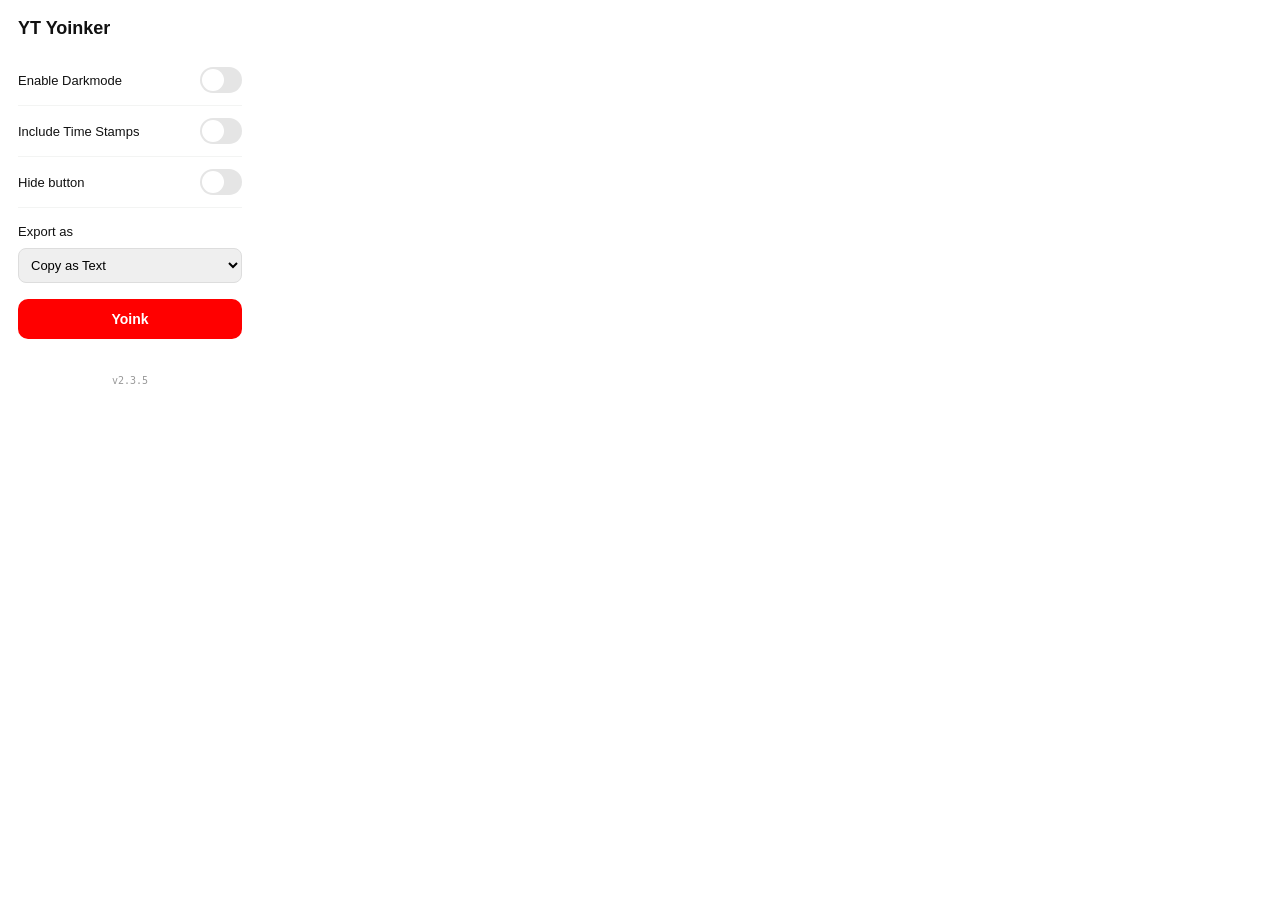
<file: popup.html>
<!DOCTYPE html>
<html>
<head>
<style>
* { box-sizing: border-box; margin: 0; padding: 0; }
body { width: 260px; padding: 18px; font-family: -apple-system, BlinkMacSystemFont, sans-serif; background: #fff; color: #111; }
body.dark { background: #121212; color: #eee; }
h3 { font-size: 18px; margin-bottom: 16px; }
.input-field { display: flex; flex-direction: row; justify-content: space-between; align-items: center; padding: 12px 0; border-bottom: 1px solid #d8d9d74d; }
.input-field label { font-size: 13px; font-weight: 500; }
.switch { position: relative; width: 42px; height: 26px; }
.switch input { opacity: 0; width: 0; height: 0; }
.slider { position: absolute; cursor: pointer; top: 0; left: 0; right: 0; bottom: 0; background-color: #e5e5e5; transition:.3s; border-radius: 26px; }
.slider:before { position: absolute; content: ""; height: 22px; width: 22px; left: 2px; bottom: 2px; background-color: white; transition:.3s; border-radius: 50%; }
input:checked +.slider { background-color: #ff0000; }
input:checked +.slider:before { transform: translateX(16px); }
select { width: 100%; padding: 8px; border-radius: 8px; border: 1px solid #ddd; margin-top: 8px; font-size: 13px; }
body.dark select { background: #222; color: #eee; border-color: #333; }
button#yoink { background: #ff0000; color: white; border: 0; padding: 12px; border-radius: 10px; cursor: pointer; width: 100%; font-weight: 600; margin-top: 16px; font-size: 14px; }
button#yoink:hover { background: #d90000; }
body.dark button#yoink { background: #fff; color: #000; }
#status{text-align:center;font-size:11px;margin-top:10px;min-height:14px;color:#666;}
code { display: block; text-align: center; margin-top: 12px; font-size: 10px; color: #999; }
</style>
</head>
<body>
  <h3>YT Yoinker</h3>
  
  <div class="input-field">
    <label for="darkMode">Enable Darkmode</label>
    <label class="switch"><input type="checkbox" id="darkMode"><span class="slider"></span></label>
  </div>

  <div class="input-field">
    <label for="timestamps">Include Time Stamps</label>
    <label class="switch"><input type="checkbox" id="timestamps"><span class="slider"></span></label>
  </div>
  <div class="input-field">
    <label for="hideButton">Hide button</label>
    <label class="switch"><input type="checkbox" id="hideButton"><span class="slider"></span></label>
  </div>

  <div style="margin-top:14px">
    <label style="font-size:13px;font-weight:500">Export as</label>
    <select id="format">
      <option value="txt">Copy as Text</option>
      <option value="srt-copy">Copy as SRT</option>
      <option value="srt-download">Download SRT file</option>
    </select>
  </div>

  <button id="yoink">Yoink</button>
  <div id="status"></div>
  <code>v2.3.5</code>
  <script src="popup.js"></script>
</body>
</html>
</file>
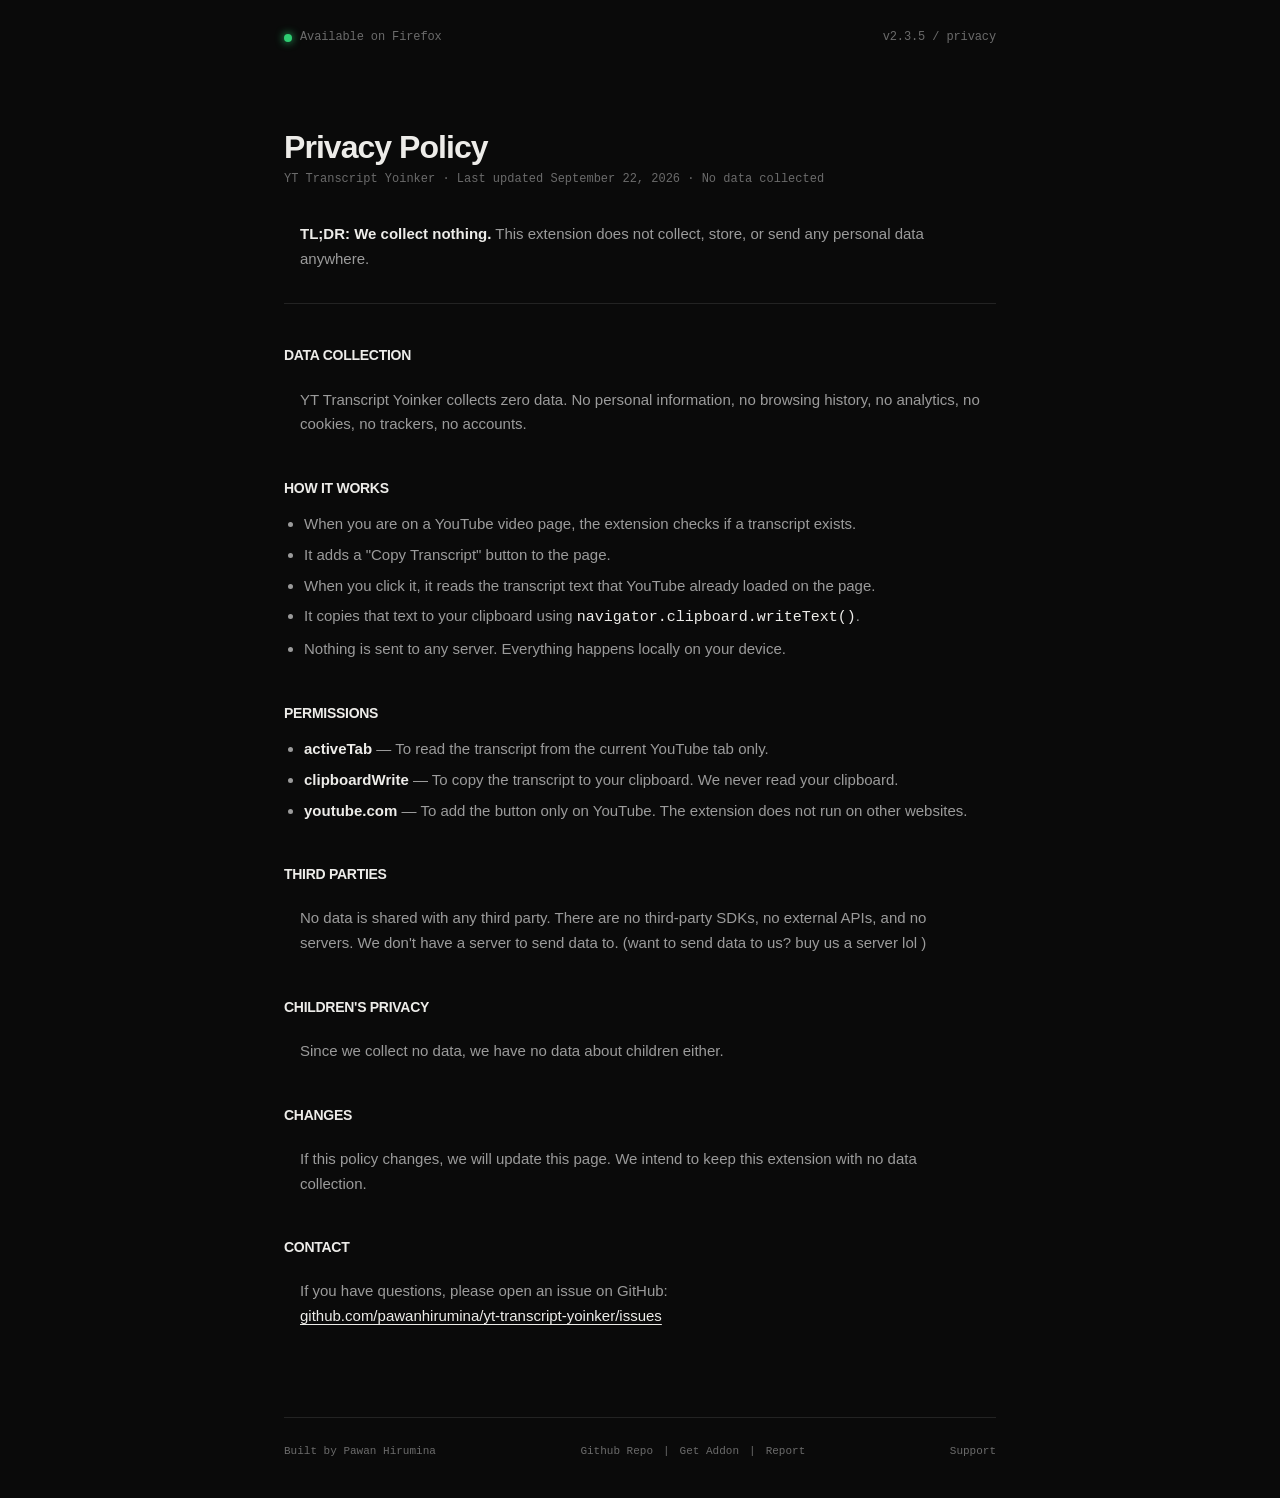
<file: docs/privacy.html>
<!DOCTYPE html>
<html lang="en">

<head>
  <meta charset="UTF-8">
  <meta name="viewport" content="width=device-width, initial-scale=1.0">
  <meta charset="UTF-8">
  <meta name="viewport" content="width=device-width, initial-scale=1.0">
  <title>YouTube Transcript Yoinker - Copy YouTube Transcripts in One Click | Privacy Policy</title>
  <meta name="description"
    content="Free Firefox add-on to copy YouTube transcripts in one click. Removes timestamps, copies clean plain text to clipboard. 100% private, no account needed, works locally.">
  <meta name="keywords"
    content="youtube transcript, copy youtube transcript, youtube transcript downloader, get youtube transcript, youtube transcript extractor">
  <meta name="author" content="Pawan Hirumina">
  <meta name="google-site-verification" content="AtK-AHAZn3m4lAfHYuRF3VZmyQLNHPAEl3xlmDkzGgc" />
  <link rel="canonical" href="https://pawanhirumina.dev/yt-transcript-yoinker/">
  <meta property="og:title" content="YouTube Transcript Yoinker - One-Click Transcript Copier">
  <meta property="og:description"
    content="Copy clean YouTube transcripts to clipboard with one click. No timestamps, no tracking.">
  <meta property="og:title" content="YouTube Transcript Yoinker - One-Click Transcript Copier">
  <meta property="og:description"
    content="Copy clean YouTube transcripts to clipboard with one click. No timestamps, no tracking.">
  <meta property="og:type" content="website">
  <meta property="og:image" content="./og-image.png">
  <link rel="stylesheet" type="" href="main.css">
  <link rel="shortcut icon" href="./src/favicon.ico" type="image/ico">
  <script type="application/ld+json">
{"@context":"https://schema.org","@type":"SoftwareApplication","name":"YouTube Transcript Yoinker","operatingSystem":"Firefox","applicationCategory":"BrowserApplication","offers":{"@type":"Offer","price":"0"},"description":"Copy YouTube video transcripts to clipboard with one click. Removes timestamps and copies clean text locally.","author":{"@type":"Person","name":"Pawan Hirumina","url":"https://pawanhirumina.dev"}}
</script>
  <title>Privacy Policy — YT Transcript Yoinker</title>
  <style>
    :root {
      --bg: #0a0a0a;
      --card: #141414;
      --border: #232323;
      --border2: #2a2a2a;
      --text: #EDECE9;
      --muted: #9B9B9B;
      --muted2: #6B6B6B;
    }

    * {
      margin: 0;
      padding: 0;
      box-sizing: border-box;
      scrollbar-width: thin;
      scrollbar-color: hsl(0 0% 22%) transparent
    }

    *::-webkit-scrollbar {
      width: 4px;
      height: 4px
    }

    *::-webkit-scrollbar-thumb {
      background: hsl(0 0% 22%);
      border-radius: 999px
    }

    body {
      background: var(--bg);
      color: var(--text);
      font-family: ui-sans-system, -apple-system, BlinkMacSystemFont, Inter, SF Pro Display, Segoe UI, Roboto, Helvetica, Arial, sans-serif;
      -webkit-font-smoothing: antialiased;
      line-height: 1.65
    }

    .wrap {
      max-width: 760px;
      margin: 0 auto;
      padding: 0 24px
    }

    .top {
      display: flex;
      justify-content: space-between;
      padding: 28px 0 0;
      font-family: ui-monospace, SFMono-Regular, Menlo, monospace;
      font-size: 12px;
      color: var(--muted2)
    }

    .top-left {
      display: flex;
      align-items: center;
      gap: 8px
    }

    .dot {
      width: 8px;
      height: 8px;
      background: #2ECC71;
      border-radius: 50%;
      box-shadow: 0 0 8px #2ECC71;
      display: inline-block
    }

    .content {
      padding: 56px 0 24px
    }

    h1 {
      font-size: 32px;
      font-weight: 650;
      letter-spacing: -0.03em;
      margin-bottom: 8px
    }

    .meta {
      font-family: ui-monospace, monospace;
      font-size: 12px;
      color: var(--muted2);
      margin-bottom: 32px
    }

    h2 {
      font-size: 14px;
      font-weight: 600;
      letter-spacing: -0.02em;
      margin: 40px 0 12px;
      color: var(--text);
      text-transform: uppercase
    }

    p {
      font-size: 15px;
      color: var(--muted);
      margin-bottom: 16px
    }

    ul {
      padding-left: 20px;
      margin-bottom: 16px
    }

    li {
      font-size: 15px;
      color: var(--muted);
      margin-bottom: 6px
    }

    a {
      color: var(--text);
      text-decoration: underline;
      text-underline-offset: 3px
    }

    hr {
      border: none;
      border-top: 1px solid var(--border);
      margin: 32px 0
    }

    footer {
      display: flex;
      justify-content: space-between;
      padding: 24px 0 40px;
      font-family: ui-monospace, monospace;
      font-size: 11px;
      color: var(--muted2);
      border-top: 1px solid var(--border);
      margin-top: 48px
    }

    footer a {
      color: var(--muted2);
      text-decoration: none
    }

    footer a:hover {
      color: var(--text)
    }

    @media(max-width:600px) {
      footer {
        flex-direction: column;
        gap: 8px
      }
    }
  </style>
</head>

<body>
  <div class="wrap">
    <div class="top">
      <div class="top-left"><span class="dot"></span> Available on Firefox</div>
      <div>v2.3.5 / privacy</div>
    </div>

    <div class="content">
      <h1>Privacy Policy</h1>
      <div class="meta">YT Transcript Yoinker · Last updated September 22, 2026 · No data collected</div>

      <p><strong style="color:var(--text)">TL;DR: We collect nothing.</strong> This extension does not collect, store,
        or send any personal data anywhere.</p>

      <hr>

      <h2>Data Collection</h2>
      <p>YT Transcript Yoinker collects zero data. No personal information, no browsing history, no analytics, no
        cookies, no trackers, no accounts.</p>

      <h2>How it Works</h2>
      <ul>
        <li>When you are on a YouTube video page, the extension checks if a transcript exists.</li>
        <li>It adds a "Copy Transcript" button to the page.</li>
        <li>When you click it, it reads the transcript text that YouTube already loaded on the page.</li>
        <li>It copies that text to your clipboard using <span
            style="font-family:ui-monospace,monospace;color:var(--text)">navigator.clipboard.writeText()</span>.</li>
        <li>Nothing is sent to any server. Everything happens locally on your device.</li>
      </ul>

      <h2>Permissions</h2>
      <ul>
        <li><strong style="color:var(--text)">activeTab</strong> — To read the transcript from the current YouTube tab
          only.</li>
        <li><strong style="color:var(--text)">clipboardWrite</strong> — To copy the transcript to your clipboard. We
          never read your clipboard.</li>
        <li><strong style="color:var(--text)">youtube.com</strong> — To add the button only on YouTube. The extension
          does not run on other websites.</li>
      </ul>

      <h2>Third Parties</h2>
      <p>No data is shared with any third party. There are no third-party SDKs, no external APIs, and no servers. We
        don't have a server to send data to. (want to send data to us? buy us a server lol )</p>

      <h2>Children's Privacy</h2>
      <p>Since we collect no data, we have no data about children either.</p>

      <h2>Changes</h2>
      <p>If this policy changes, we will update this page. We intend to keep this extension with no data collection.</p>

      <h2>Contact</h2>
      <p>If you have questions, please open an issue on GitHub:<br>
        <a
          href="https://github.com/pawanhirumina/yt-transcript-yoinker/issues">github.com/pawanhirumina/yt-transcript-yoinker/issues</a>
      </p>
    </div>

    <footer>
      <div>Built by <a href="https://pawanhirumina.dev">Pawan Hirumina</a></div>
      <div style="display:flex;gap:10px"><a href="https://github.com/pawanhirumina/yt-transcript-yoinker">Github
          Repo</a> | <a href="https://addons.mozilla.org/en-US/firefox/addon/yt-transcript-yoinker/">Get Addon</a> | <a
          href="https://github.com/pawanhirumina/yt-transcript-yoinker/issues">Report</a></div>
      <div><a href="https://www.paypal.com/ncp/payment/TR8LMVU7FXPDG">Support</a></div>
    </footer>
  </div>
</body>

</html>
</file>
<file: docs/main.css>
:root {
  --bg: #0a0a0a;
  --card: #141414;
  --card2: #171717;
  --border: #232323;
  --border2: #2a2a2a;
  --text: #EDECE9;
  --muted: #9B9B9B;
  --muted2: #6B6B6B;
  --accent: #FF7139;
  --btn-bg: #f90130;
}

* {
  margin: 0;
  padding: 0;
  box-sizing: border-box
}

* {
  scrollbar-width: thin;
  scrollbar-color: hsl(0 0% 85%) transparent;
}

*::-webkit-scrollbar {
  width: 4px;
  height: 4px
}

*::-webkit-scrollbar-track {
  background: transparent
}

*::-webkit-scrollbar-thumb {
  background: hsl(0 0% 85%);
  border-radius: 999px
}

body {
  background: var(--bg);
  color: var(--text);
  font-family: ui-sans-system, -apple-system, BlinkMacSystemFont, "Inter", "SF Pro Display", Segoe UI, Roboto, Helvetica, Arial, sans-serif;
  -webkit-font-smoothing: antialiased;
  min-height: 100vh;
  display: flex;
  flex-direction: column
}

a {
  color: #fff;
  text-decoration: none
}

.wrap {
  width: 100%;
  max-width: 760px;
  margin: 0 auto;
  padding: 0 24px
}

.top {
  display: flex;
  justify-content: space-between;
  align-items: center;
  padding: 28px 0 0;
  font-size: 13px;
  letter-spacing: -0.01em
}

.top-left {
  color: var(--muted2);
  display: flex;
  gap: 8px;
  align-items: center
}

.dot {
  width: 6px;
  height: 6px;
  background: #2ECC71;
  border-radius: 50%;
  display: inline-block
}

.top-right {
  color: var(--muted2);
  font-family: ui-monospace, SFMono-Regular, Menlo, monospace;
  font-size: 12px
}

.hero {
  padding: 96px 0 48px;
  text-align: center;
  display: flex;
  align-items: center;
  justify-content: center
}

.hero h1 {
  line-height: 1
}

.hero .youtube {
  background: #f90130;
  padding: 3px;
  cursor: pointer;
  border-radius: 10px;
}

.badge {
  display: inline-flex;
  align-items: center;
  gap: 8px;
  border: 1px solid var(--border2);
  background: var(--card);
  border-radius: 999px;
  padding: 6px 12px;
  font-size: 12.5px;
  color: var(--muted);
  font-family: ui-monospace, SFMono-Regular, Menlo, monospace;
  letter-spacing: -0.02em
}

.badge b {
  color: var(--text);
  font-weight: 500
}

h1 {
  margin-top: 28px;
  font-size: 56px;
  line-height: 0.95;
  letter-spacing: -0.04em;
  font-weight: 650
}

.why {
  margin-top: 26px
}

p {
  font-size: 15.5px;
  margin: 20px 16px
}

.mock-wrap {
  margin-top: 40px;
  border: 1px solid var(--border);
  border-radius: 14px;
  background: var(--card);
  overflow: hidden;
  max-width: 680px;
  margin-left: auto;
  margin-right: auto
}

.mock-wrap video {
  width: 100%;
  height: auto;
  max-height: 380px;
  object-fit: cover;
  display: block
}

.copy {
  font-size: 15.5px;
  line-height: 1.65;
  color: var(--muted);
  letter-spacing: -0.01em
}

.grid {
  margin-top: 32px;
  display: grid;
  grid-template-columns: 1fr 1fr;
  border: 1px solid var(--border);
  border-radius: 12px;
  overflow: hidden
}

.grid div {
  padding: 14px 16px;
  font-size: 13.5px;
  line-height: 1.4;
  border-bottom: 1px solid var(--border);
  border-right: 1px solid var(--border);
  color: var(--muted);
  display: flex;
  gap: 10px
}

.grid div:nth-child(2n) {
  border-right: none
}

.grid div:nth-last-child(-n+2) {
  border-bottom: none
}

.grid div span {
  color: var(--text);
  font-weight: 500
}

.grid div em {
  font-style: normal;
  color: var(--muted2);
  font-family: ui-monospace, monospace;
  font-size: 12px;
  margin-left: auto
}

.cta-row {
  margin-top: 32px;
  display: flex;
  flex-direction: column;
  align-items: center;
  justify-content: center;
  gap: 16px;
  flex-wrap: wrap
}

.btn-firefox {
  background: linear-gradient(165deg, #fca632, #f3294e);
  color: #fff;
  border: none;
  border-radius: 10px;
  padding: 8px 14px;
  font-size: 14px;
  font-weight: 600;
  letter-spacing: -0.02em;
  display: inline-flex;
  align-items: center;
  gap: 10px;
  cursor: pointer;
  transition: transform .12s, opacity .12s
}

.btn-github {
  color: #fff;
  border: 1px solid var(--border2);
  background: var(--card);
  border-radius: 10px;
  padding: 8px 14px;
  font-size: 14px;
  font-weight: 600;
  letter-spacing: -0.02em;
  display: inline-flex;
  align-items: center;
  gap: 10px;
  cursor: pointer;
  transition: transform .12s, opacity .12s
}

.btn-firefox:hover,
.btn-github:hover {
  transform: translateY(-1px);
  opacity: .95
}

.divider {
  height: 1px;
  background: var(--border);
  margin: 56px 0 24px
}

.versions {
  border: 1px solid var(--border);
  border-radius: 12px;
  overflow: hidden;
  background: var(--card);
  margin-bottom: 24px
}

.versions-head {
  padding: 16px 18px;
  display: flex;
  justify-content: space-between;
  align-items: center;
  border-bottom: 1px solid var(--border)
}

.versions-head h2 {
  font-size: 15px;
  font-weight: 600;
  letter-spacing: -0.02em
}

.versions-head span {
  font-family: ui-monospace, monospace;
  font-size: 11px;
  color: var(--muted2)
}

.version-row {
  display: grid;
  grid-template-columns: 78px 92px 1fr auto;
  gap: 12px;
  padding: 12px 18px;
  border-top: 1px solid var(--border);
  align-items: center
}

.version-row:first-child {
  border-top: none
}

.v-tag {
  font-family: ui-monospace, monospace;
  font-size: 11px;
  font-weight: 700;
  background: var(--card2);
  border: 1px solid var(--border2);
  padding: 3px 8px;
  border-radius: 9999px;
  width: fit-content
}

.v-date {
  font-family: ui-monospace, monospace;
  font-size: 11px;
  color: var(--muted2)
}

.v-notes {
  font-size: 12.5px;
  color: var(--muted);
  line-height: 1.4;
  white-space: nowrap;
  overflow: hidden;
  text-overflow: ellipsis
}

.v-actions {
  display: flex;
  gap: 6px
}

.v-actions a {
  font-size: 11px;
  font-weight: 600;
  padding: 5px 9px;
  border-radius: 6px;
  border: 1px solid var(--border2);
  display: inline-flex;
  gap: 5px;
  align-items: center
}

.v-firefox {
  background: #fff;
  color: #000;
  border-color: #fff
}

.v-github {
  background: transparent;
  color: var(--muted)
}

.v-github:hover {
  color: var(--text);
  border-color: var(--text)
}

.contribute-dark {
  margin-top: 16px;
  background: #151515;
  border: 1px solid var(--border2);
  border-radius: 8px;
  padding: 14px 16px;
  display: flex;
  justify-content: space-between;
  align-items: center;
  gap: 16px
}

.contribute-dark p {
  margin: 0;
  font-size: 12.5px;
  color: var(--muted);
  font-style: italic;
  line-height: 1.4
}

.contribute-btn-dark {
  background: #262626;
  color: #fff;
  border: 1px solid #333;
  border-radius: 6px;
  padding: 7px 12px;
  font-size: 12.5px;
  font-weight: 600;
  display: inline-flex;
  gap: 6px;
  align-items: center;
  white-space: nowrap
}

footer {
  display: flex;
  width: 100%;
  justify-content: space-between;
  align-items: center;
  gap: 16px;
  font-size: 11px;
  color: var(--muted2);
  font-family: ui-monospace, monospace;
  padding: 16px 0 32px
}

@media(max-width:600px) {
  h1 {
    font-size: 40px
  }

  .grid {
    grid-template-columns: 1fr
  }

  .grid div {
    border-right: none
  }

  .grid div:nth-last-child(-n+2) {
    border-bottom: 1px solid var(--border)
  }

  .grid div:last-child {
    border-bottom: none
  }

  .hero {
    padding-top: 56px
  }

  .version-row {
    grid-template-columns: 1fr 1fr;
    gap: 8px
  }

  .v-notes {
    grid-column: 1 / -1;
    white-space: normal
  }

  .v-actions {
    grid-column: 1 / -1
  }

  footer {
    flex-direction: column;
    align-items: flex-start
  }
}
</file>
